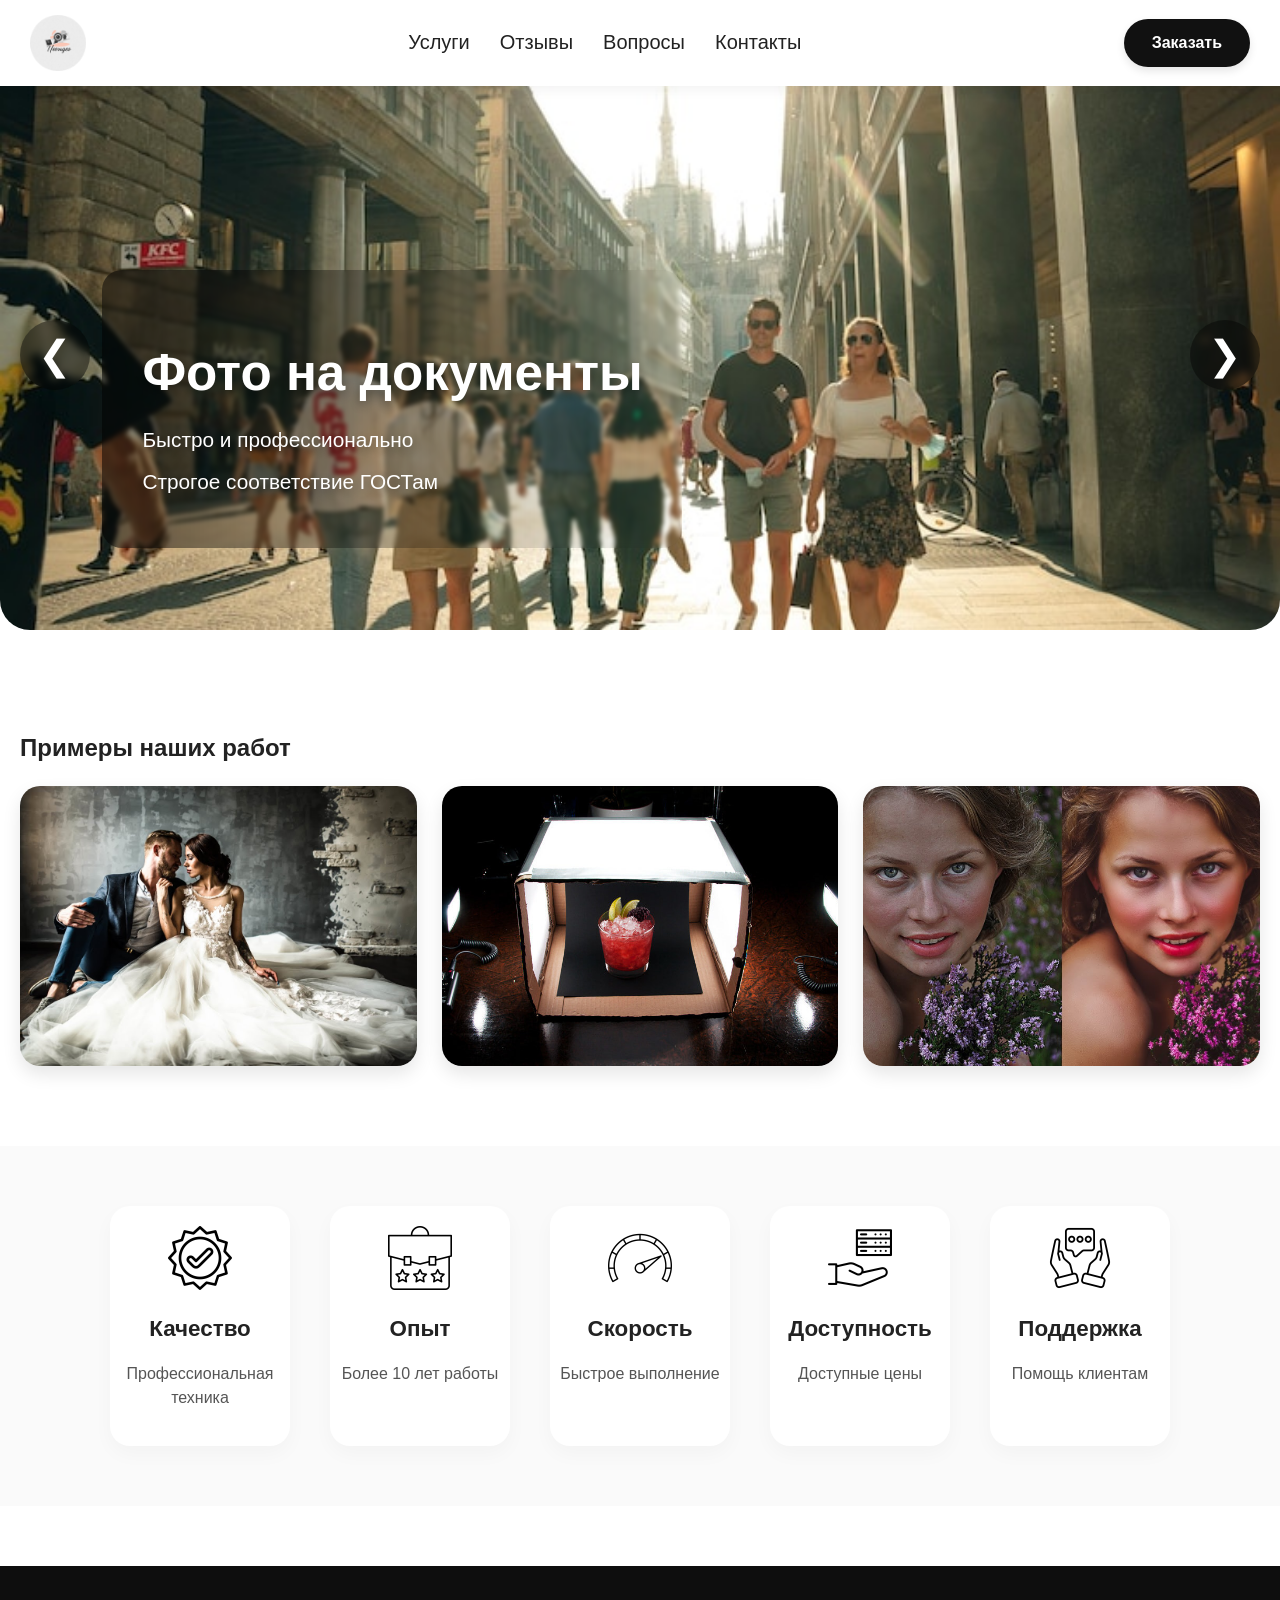
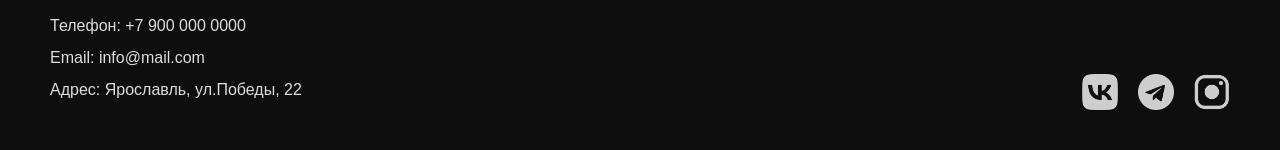
<file: html/index.html>
<!DOCTYPE html>
<html lang="ru">

<head>
    <meta charset="UTF-8">
    <meta name="viewport" content="width=device-width, initial-scale=1.0">
    <title>Фотостудия</title>

    <link rel="stylesheet" href="../style/style.css">
</head>

<body>

    <!-- ===== HEADER ===== -->
    <header class="header">

        <div class="logo">
            <a href="./index.html"><img src="../img/logo.png" width="64" height="64" alt="логотип"></a>
        </div>

        <nav class="nav" id="nav">
            <a href="./services.html">Услуги</a>
            <a href="./reviews.html">Отзывы</a>
            <a href="./questions.html">Вопросы</a>
            <a href="./contacts.php">Контакты</a>
            <a href="./order.php" class="order-btn nav-order-btn">Заказать</a>
        </nav>

        <a href="./order.php" class="order-btn">
            Заказать
        </a>

        <!-- бургер меню -->
        <div class="burger" id="burger">
            <span></span>
            <span></span>
            <span></span>
        </div>

    </header>


    <!-- ===== HERO SLIDER ===== -->
    <section class="hero">
        <div class="slider">

            <div class="slide active">
                <img src="../img/slide1.jpg" alt="Студийная фотосессия">
                <div class="hero-content">
                    <h1>Фото на документы</h1>
                    <ul>
                        <li>Быстро и профессионально</li>
                        <li>Строгое соответствие ГОСТам</li>
                    </ul>
                </div>
            </div>

            <div class="slide">
                <img src="../img/slide2.png" alt="Свадебная съемка">
                <div class="hero-content">
                    <h1>Предметная съемка</h1>
                    <ul>
                        <li>Для маркетплейсов и каталогов</li>
                        <li>Высокая детализация</li>
                    </ul>
                </div>
            </div>

            <div class="slide">
                <img src="../img/slide3.jpg" alt="Love Story">
                <div class="hero-content">
                    <h1>Свадебная съемка</h1>
                    <ul>
                        <li>Эмоции вашего дня</li>
                        <li>Романтичные и живые кадры</li>
                    </ul>
                </div>
            </div>

            <div class="slide">
                <img src="../img/slide4.jpg" alt="Предметная съемка">
                <div class="hero-content">
                    <h1>Love Story</h1>
                    <ul>
                        <li>История любви в кадре</li>
                        <li>Нежные и чувственные фото</li>
                    </ul>
                </div>
            </div>

            <div class="slide">
                <img src="../img/slide5.png" alt="Фото на документы">
                <div class="hero-content">
                    <h1>Студийная фотосессия</h1>
                    <ul>
                        <li>Индивидуальный подход</li>
                        <li>Стильные образы и свет</li>
                    </ul>
                </div>
            </div>

            <button class="prev">&#10094;</button>
            <button class="next">&#10095;</button>

        </div>
    </section>

    <!-- ===== примеры фото ===== -->

    <section class="examples">

        <h2>Примеры наших работ</h2>

        <div class="gallery">

            <img src="../img/ex1.jpg" class="gallery-img" alt="пример работ">
            <img src="../img/ex2.jpg" class="gallery-img" alt="пример работ">
            <img src="../img/ex4.jpg" class="gallery-img" alt="пример работ">

        </div>

    </section>

    <!-- ===== ПРЕИМУЩЕСТВА ===== -->
    <section class="advantages">

        <div class="card">
            <img src="../img/quality.png" alt="преимущества">
            <h3>Качество</h3>
            <p>Профессиональная техника</p>
        </div>

        <div class="card">
            <img src="../img/expirience.png" alt="преимущества">
            <h3>Опыт</h3>
            <p>Более 10 лет работы</p>
        </div>

        <div class="card">
            <img src="../img/speed.png" alt="преимущества">
            <h3>Скорость</h3>
            <p>Быстрое выполнение</p>
        </div>

        <div class="card">
            <img src="../img/availability.png" alt="преимущества">
            <h3>Доступность</h3>
            <p>Доступные цены</p>
        </div>

        <div class="card">
            <img src="../img/support.png" alt="преимущества">
            <h3>Поддержка</h3>
            <p>Помощь клиентам</p>
        </div>

    </section>


    <!-- ===== FOOTER ===== -->
    <footer class="footer" id="contacts">

        <div>
            <p>Телефон: +7 900 000 0000</p>
            <p>Email: info@mail.com</p>
            <p>Адрес: Ярославль, ул.Победы, 22</p>
        </div>

        <div class="social">
            <a href="https://vk.com/"><img src="../img/vk.png" alt="вк" width="32"></a>
            <a href="https://web.telegram.org/"><img src="../img/tg.png" alt="тг" width="32"></a>
            <a href="https://www.instagram.com/"><img src="../img/inst.png" alt="инста" width="32"></a>
        </div>

    </footer>

    <script src="../JS/script.js"></script>

</body>

</html>
</file>
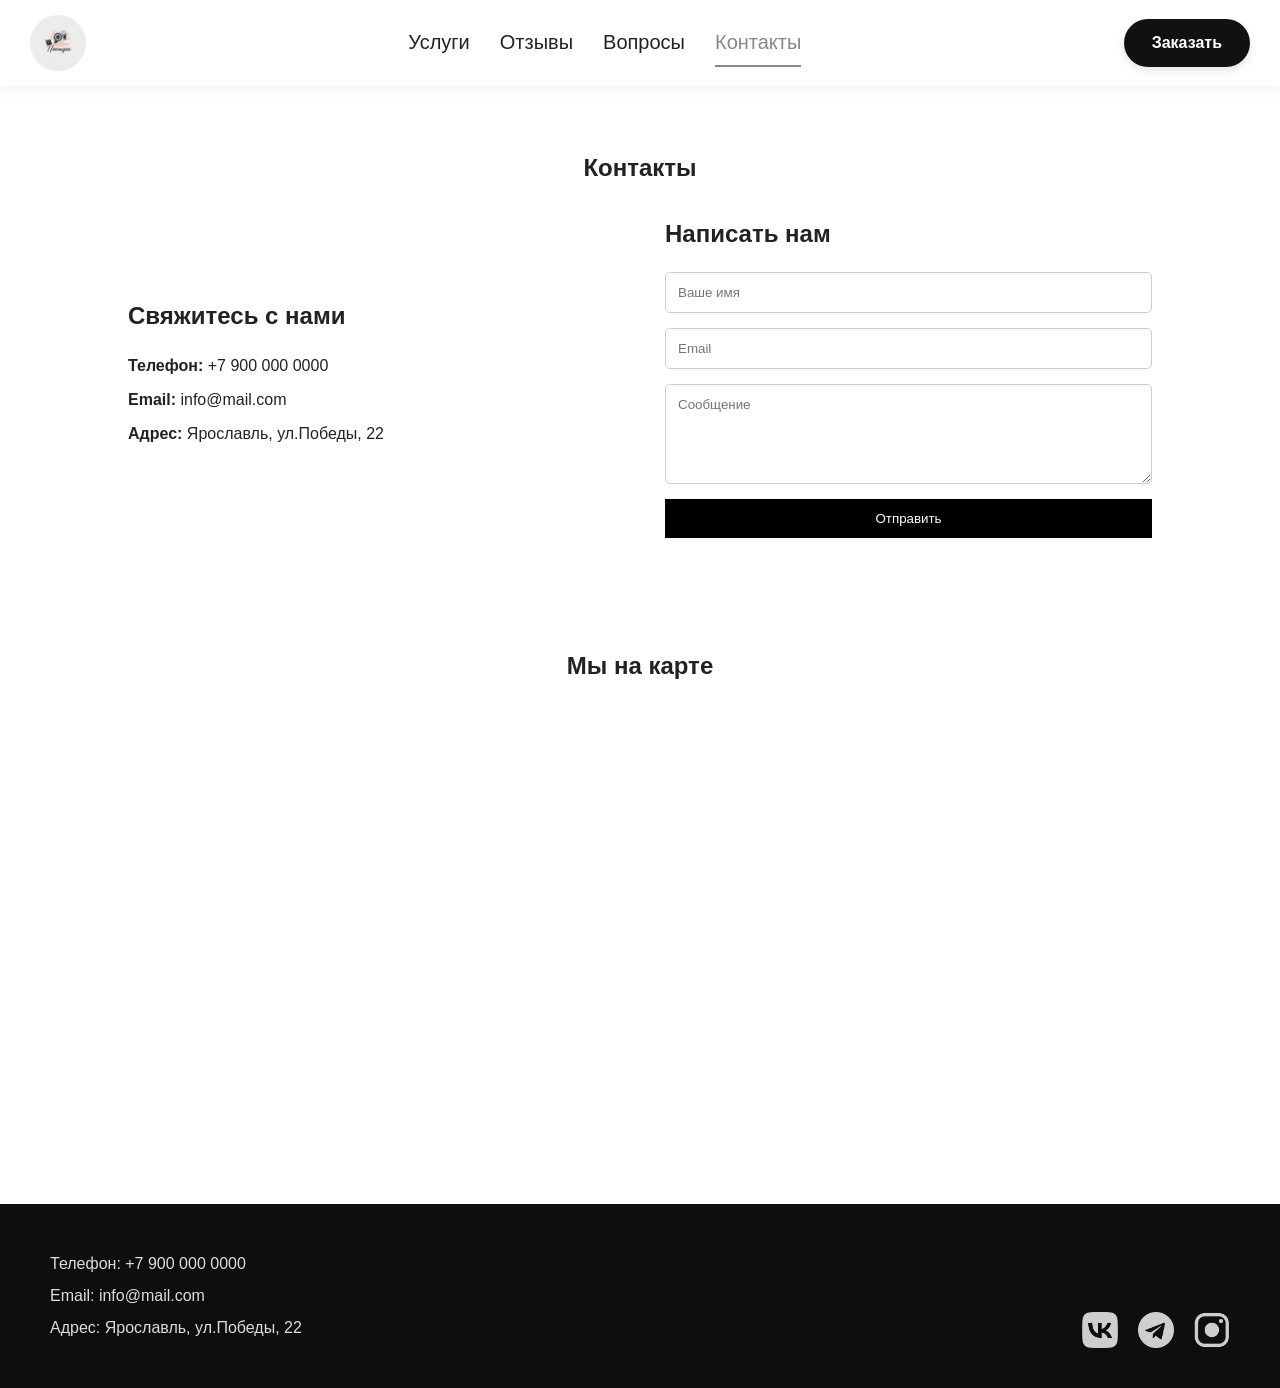
<file: html/contacts.html>
<!DOCTYPE html>
<html lang="ru">

<head>
    <meta charset="UTF-8">
    <meta name="viewport" content="width=device-width, initial-scale=1.0">
    <title>Контакты</title>

    <link rel="stylesheet" href="../style/style.css">
    <link rel="stylesheet" href="../style/contacts.css">
</head>

<body>

    <!-- HEADER -->
    <header class="header">

        <div class="logo">
            <a href="./index.html"><img src="../img/logo.png" width="64" height="64" alt="логотип"></a>
        </div>

        <nav class="nav" id="nav">
            <a href="./services.html">Услуги</a>
            <a href="./reviews.html">Отзывы</a>
            <a href="./questions.html">Вопросы</a>
            <a href="./contacts.html" class="active">Контакты</a>
            <a href="./order.php" class="order-btn nav-order-btn">Заказать</a>
        </nav>

        <a href="./order.php" class="order-btn">Заказать</a>

        <div class="burger" id="burger">
            <span></span>
            <span></span>
            <span></span>
        </div>

    </header>

    <!-- КОНТАКТЫ -->
    <section class="contacts-page">

        <h1>Контакты</h1>

        <div class="contacts-container">

            <!-- информация -->
            <div class="contacts-info">

                <h2>Свяжитесь с нами</h2>

                <p><strong>Телефон:</strong> +7 900 000 0000</p>
                <p><strong>Email:</strong> info@mail.com</p>
                <p><strong>Адрес:</strong> Ярославль, ул.Победы, 22</p>


            </div>

            <!-- форма -->
            <div class="contacts-form" id="form">

                <h2>Написать нам</h2>

                <form action="../server.php" method="POST">

                    <input type="text" name="name" placeholder="Ваше имя" required>
                    <input type="email" name="email" placeholder="Email" required>
                    <textarea name="message" placeholder="Сообщение" required></textarea>

                    <button type="submit">Отправить</button>

                </form>

            </div>

        </div>

    </section>

    <!-- ЯНДЕКС КАРТА -->
    <section class="map-section">

        <h2>Мы на карте</h2>

        <div id="map"></div>

    </section>

    <!-- FOOTER -->
    <footer class="footer">

        <div>
            <p>Телефон: +7 900 000 0000</p>
            <p>Email: info@mail.com</p>
            <p>Адрес: Ярославль, ул.Победы, 22</p>
        </div>

        <div class="social">
            <a href="https://vk.com/"><img src="../img/vk.png" alt="вк" width="32" ></a>
            <a href="https://web.telegram.org/"><img src="../img/tg.png" alt="тг" width="32" ></a>
            <a href="https://www.instagram.com/"><img src="../img/inst.png" alt="инста" width="32" ></a>
        </div>

    </footer>

    <!-- Яндекс API -->
    <script src="https://api-maps.yandex.ru/2.1/?lang=ru_RU"></script>

    <script>
        // ИНИЦИАЛИЗАЦИЯ КАРТЫ
        ymaps.ready(init);

        function init() {

            var map = new ymaps.Map("map", {
                center: [57.6356115555002, 39.872878232792296],
                zoom: 15
            });

            var placemark = new ymaps.Placemark(
                [57.6356115555002, 39.872878232792296],
                {
                    hintContent: "Наша компания",
                    balloonContent: "Мы здесь!"
                }
            );

            map.geoObjects.add(placemark);

        }


        const burger = document.getElementById("burger");
        const nav = document.getElementById("nav");

        if (burger && nav) {
            burger.addEventListener("click", () => {
                nav.classList.toggle("active");
            });
        }
    </script>
    <script src="../JS/script.js"></script>

</body>

</html>
</file>
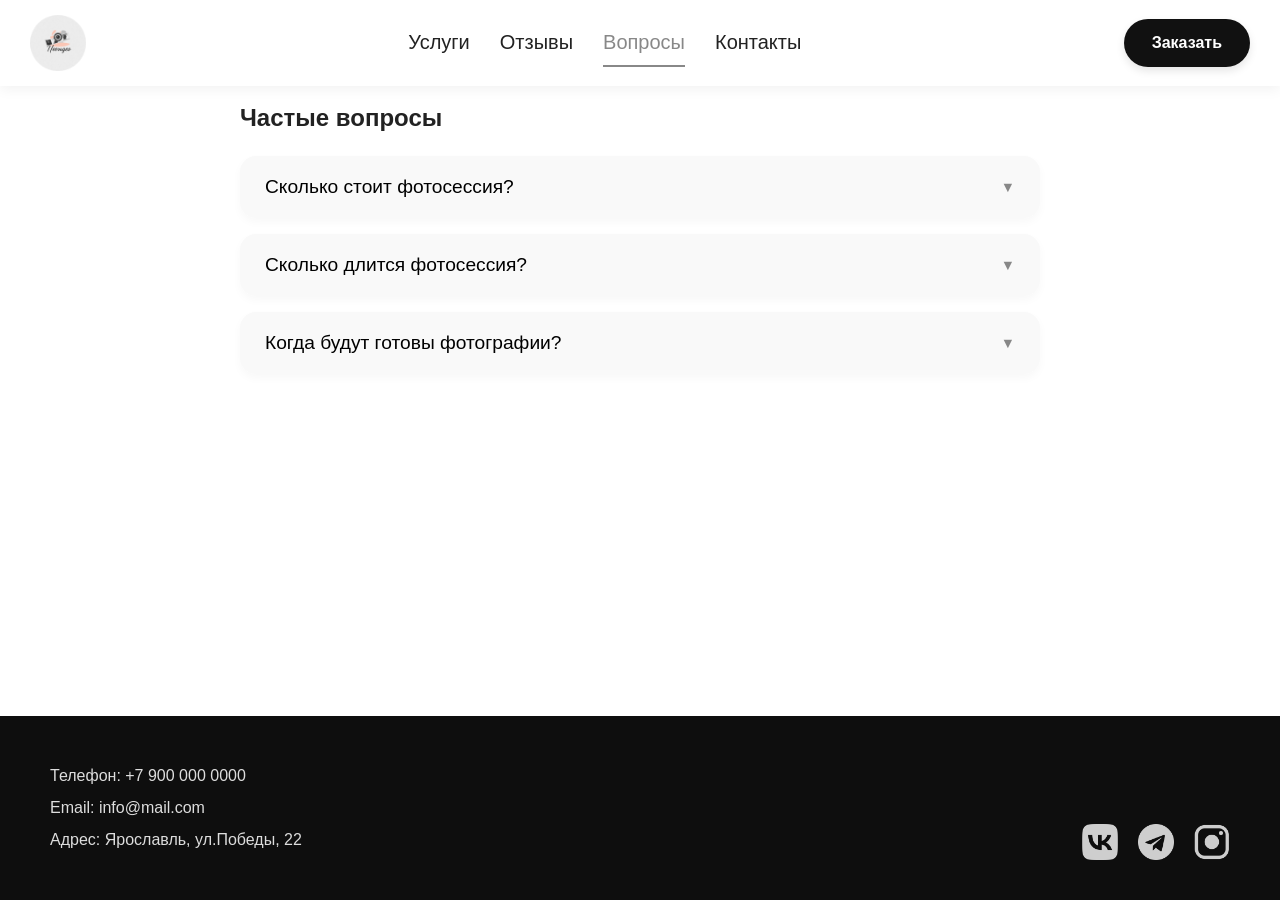
<file: html/questions.html>
<!DOCTYPE html>
<html lang="ru">

<head>
    <meta charset="UTF-8">
    <meta name="viewport" content="width=device-width, initial-scale=1.0">
    <title>Фотостудия</title>

    <link rel="stylesheet" href="../style/style.css">
    <Style>
        html {
            scroll-behavior: smooth;
        }

        body {
            margin: 0;
            font-family: 'Segoe UI', Arial, sans-serif;
            padding-top: 80px;
            line-height: 1.5;
            color: #222;
            min-height: 100vh;
            display: flex;
            flex-direction: column;
        }

        main {
            flex: 1;
        }
    </Style>
</head>

<body>
    <main>
        <header class="header">

            <div class="logo">
                <a href="./index.html"><img src="../img/logo.png" width="64" height="64" alt="логотип"></a>
            </div>

            <nav class="nav" id="nav">
                <a href="./services.html">Услуги</a>
                <a href="./reviews.html">Отзывы</a>
                <a href="./questions.html" class="active">Вопросы</a>
                <a href="./contacts.php">Контакты</a>
                <a href="./order.php" class="order-btn nav-order-btn">Заказать</a>
            </nav>

            <a href="./order.php" class="order-btn">
                Заказать
            </a>

            <div class="burger" id="burger">
                <span></span>
                <span></span>
                <span></span>
            </div>

        </header>

        <section class="faq" id="faq">
            <h2>Частые вопросы</h2>

            <div class="faq-item">
                <button type="button" class="faq-question">Сколько стоит фотосессия?</button>
                <div class="faq-answer">Стоимость начинается от 3000₽.</div>
            </div>

            <div class="faq-item">
                <button type="button" class="faq-question">Сколько длится фотосессия?</button>
                <div class="faq-answer">Фотосессия длится от 1 до 2 часов</div>
            </div>

            <div class="faq-item">
                <button type="button" class="faq-question">Когда будут готовы фотографии?</button>
                <div class="faq-answer">Обычно фотографии готовы через 3–5 дней.</div>
            </div>
        </section>
    </main>


    <footer class="footer" id="contacts">

        <div>
            <p>Телефон: +7 900 000 0000</p>
            <p>Email: info@mail.com</p>
            <p>Адрес: Ярославль, ул.Победы, 22</p>
        </div>

        <div class="social">
            <a href="https://vk.com/"><img src="../img/vk.png" alt="вк" width="32"></a>
            <a href="https://web.telegram.org/"><img src="../img/tg.png" alt="тг" width="32"></a>
            <a href="https://www.instagram.com/"><img src="../img/inst.png" alt="инста" width="32"></a>
        </div>

    </footer>

    <script>
        const faqQuestions = document.querySelectorAll(".faq-question");

        faqQuestions.forEach(question => {
            question.addEventListener("click", function () {
                const answer = this.nextElementSibling;
                const isOpen = answer.classList.contains("open");

                faqQuestions.forEach(q => {
                    const ans = q.nextElementSibling;
                    ans.classList.remove("open");
                    ans.style.maxHeight = null;
                    ans.style.paddingTop = "0px";
                    ans.style.paddingBottom = "0px";
                    q.classList.remove("open");
                });

                if (!isOpen) {
                    answer.classList.add("open");
                    answer.style.maxHeight = answer.scrollHeight + "px";
                    answer.style.paddingTop = "20px";
                    answer.style.paddingBottom = "25px";
                    this.classList.add("open");
                }
            });
        });
    </script>
    <script src="../JS/script.js"></script>


</body>

</html>
</file>
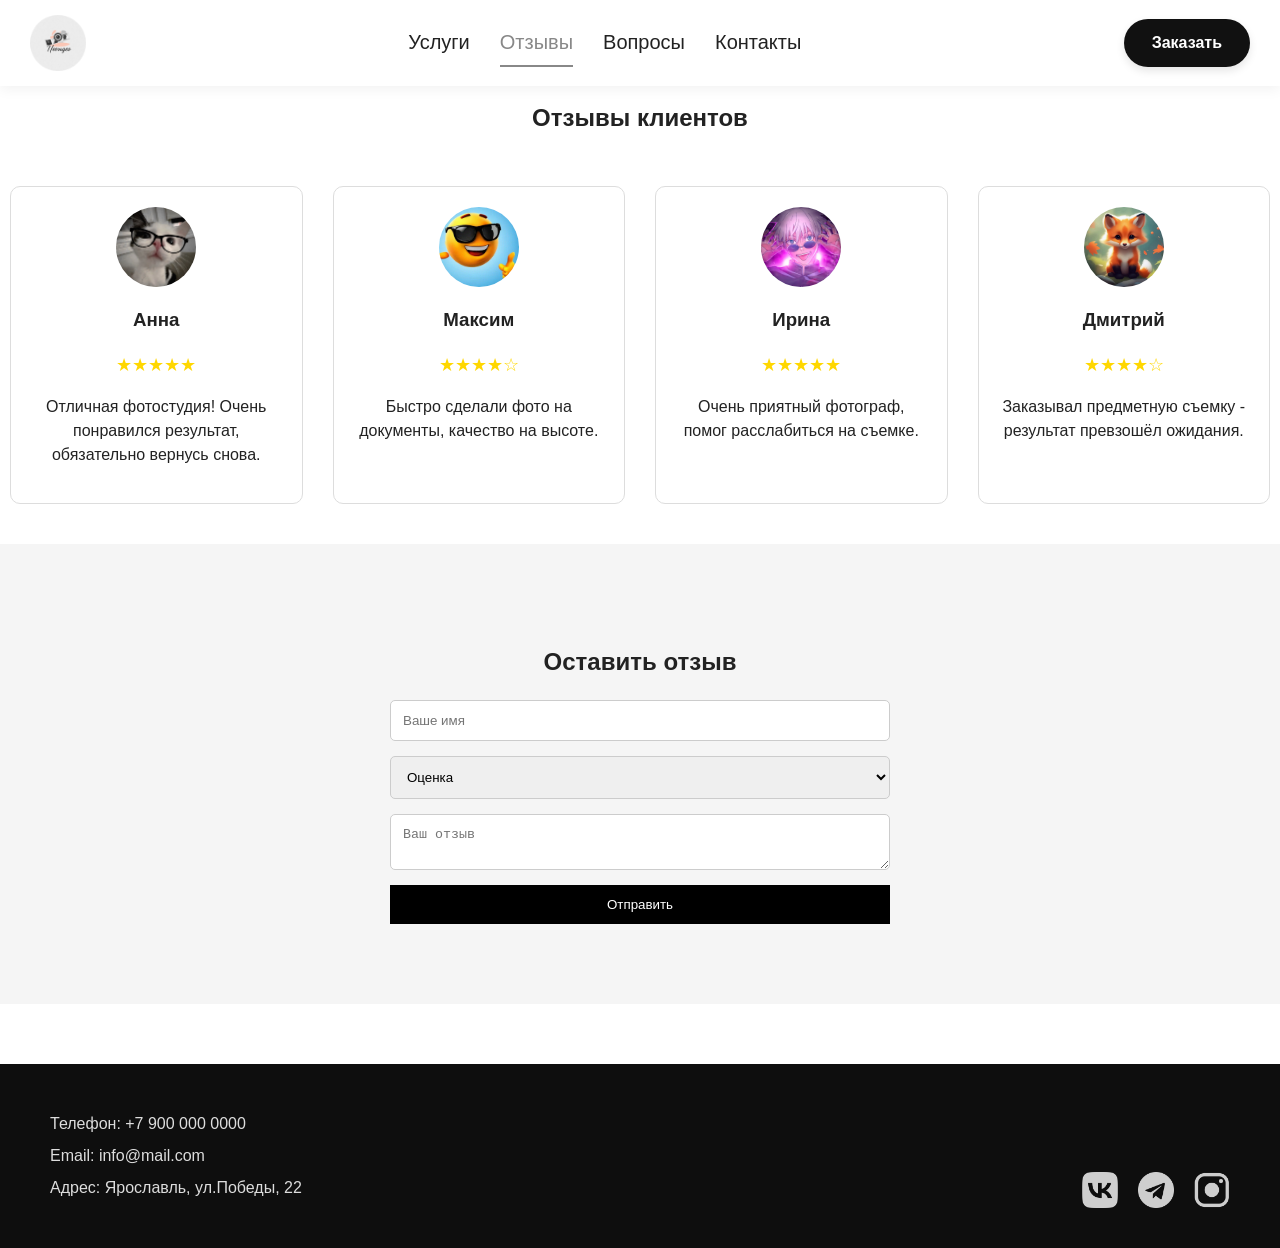
<file: html/reviews.html>
<!DOCTYPE html>
<html lang="ru">

<head>
    <meta charset="UTF-8">
    <meta name="viewport" content="width=device-width, initial-scale=1.0">
    <title>Отзывы</title>

    <link rel="stylesheet" href="../style/style.css">
    <link rel="stylesheet" href="../style/reviews.css">
</head>

<body>

    <!-- HEADER -->
    <header class="header">

        <div class="logo">
            <a href="./index.html"><img src="../img/logo.png" width="64" height="64" alt="логотип"></a>
        </div>

        <nav class="nav" id="nav">
            <a href="./services.html">Услуги</a>
            <a href="./reviews.html" class="active">Отзывы</a>
            <a href="./questions.html">Вопросы</a>
            <a href="./contacts.php">Контакты</a>
            <a href="./order.php" class="order-btn nav-order-btn">Заказать</a>
        </nav>

        <a href="./order.php" class="order-btn">Заказать</a>

        <div class="burger" id="burger">
            <span></span>
            <span></span>
            <span></span>
        </div>


    </header>

    <!-- ОТЗЫВЫ -->
    <section class="reviews-page">

        <h1>Отзывы клиентов</h1>

        <div class="reviews-grid">

            <div class="review-card">
                <img src="../img/user1.jpg" alt="">
                <h3>Анна</h3>

                <div class="stars">★★★★★</div>

                <p>Отличная фотостудия! Очень понравился результат, обязательно вернусь снова.</p>
            </div>

            <div class="review-card">
                <img src="../img/user2.jpg" alt="">
                <h3>Максим</h3>

                <div class="stars">★★★★☆</div>

                <p>Быстро сделали фото на документы, качество на высоте.</p>
            </div>

            <div class="review-card">
                <img src="../img/user3.jpg" alt="">
                <h3>Ирина</h3>

                <div class="stars">★★★★★</div>

                <p>Очень приятный фотограф, помог расслабиться на съемке.</p>
            </div>

            <div class="review-card">
                <img src="../img/user4.jpg" alt="">
                <h3>Дмитрий</h3>

                <div class="stars">★★★★☆</div>

                <p>Заказывал предметную съемку - результат превзошёл ожидания.</p>
            </div>

        </div>

    </section>


    <!-- ФОРМА ОТЗЫВА -->
    <section class="review-form">

        <h2>Оставить отзыв</h2>

        <form id="reviewForm">

            <input type="text" name="name" placeholder="Ваше имя" required>

            <select name="numberStars" required>
                <option>Оценка</option>
                <option value="5">5 ★</option>
                <option value="4">4 ★</option>
                <option value="3">3 ★</option>
                <option value="2">2 ★</option>
                <option value="1">1 ★</option>
            </select>

            <textarea name="comments" placeholder="Ваш отзыв" required></textarea>

            <button type="submit">Отправить</button>

        </form>
        <div id="message" style="display:none; color:green; margin-top:10px;">
            Отзыв отправлен
        </div>
    </section>


    <!-- FOOTER -->
    <footer class="footer">

        <div>
            <p>Телефон: +7 900 000 0000</p>
            <p>Email: info@mail.com</p>
            <p>Адрес: Ярославль, ул.Победы, 22</p>
        </div>

        <div class="social">
            <a href="https://vk.com/"><img src="../img/vk.png" alt="вк" width="32"></a>
            <a href="https://web.telegram.org/"><img src="../img/tg.png" alt="тг" width="32"></a>
            <a href="https://www.instagram.com/"><img src="../img/inst.png" alt="инста" width="32"></a>
        </div>

    </footer>

    <script>
        document.getElementById("reviewForm").addEventListener("submit", function (e) {
            e.preventDefault();

            let formData = new FormData(this);

            fetch("../server/review.php", {
                method: "POST",
                body: formData
            })
                .then(response => response.text())
                .then(data => {
                    let message = document.getElementById("message");
                    message.style.display = "block";

                    document.getElementById("reviewForm").reset();

                    setTimeout(() => {
                        message.style.display = "none";
                    }, 3000);
                })
                .catch(error => {
                    console.error("Ошибка:", error);
                });
        });
    </script>
    <script src="../JS/script.js"></script>
</body>


</html>
</file>
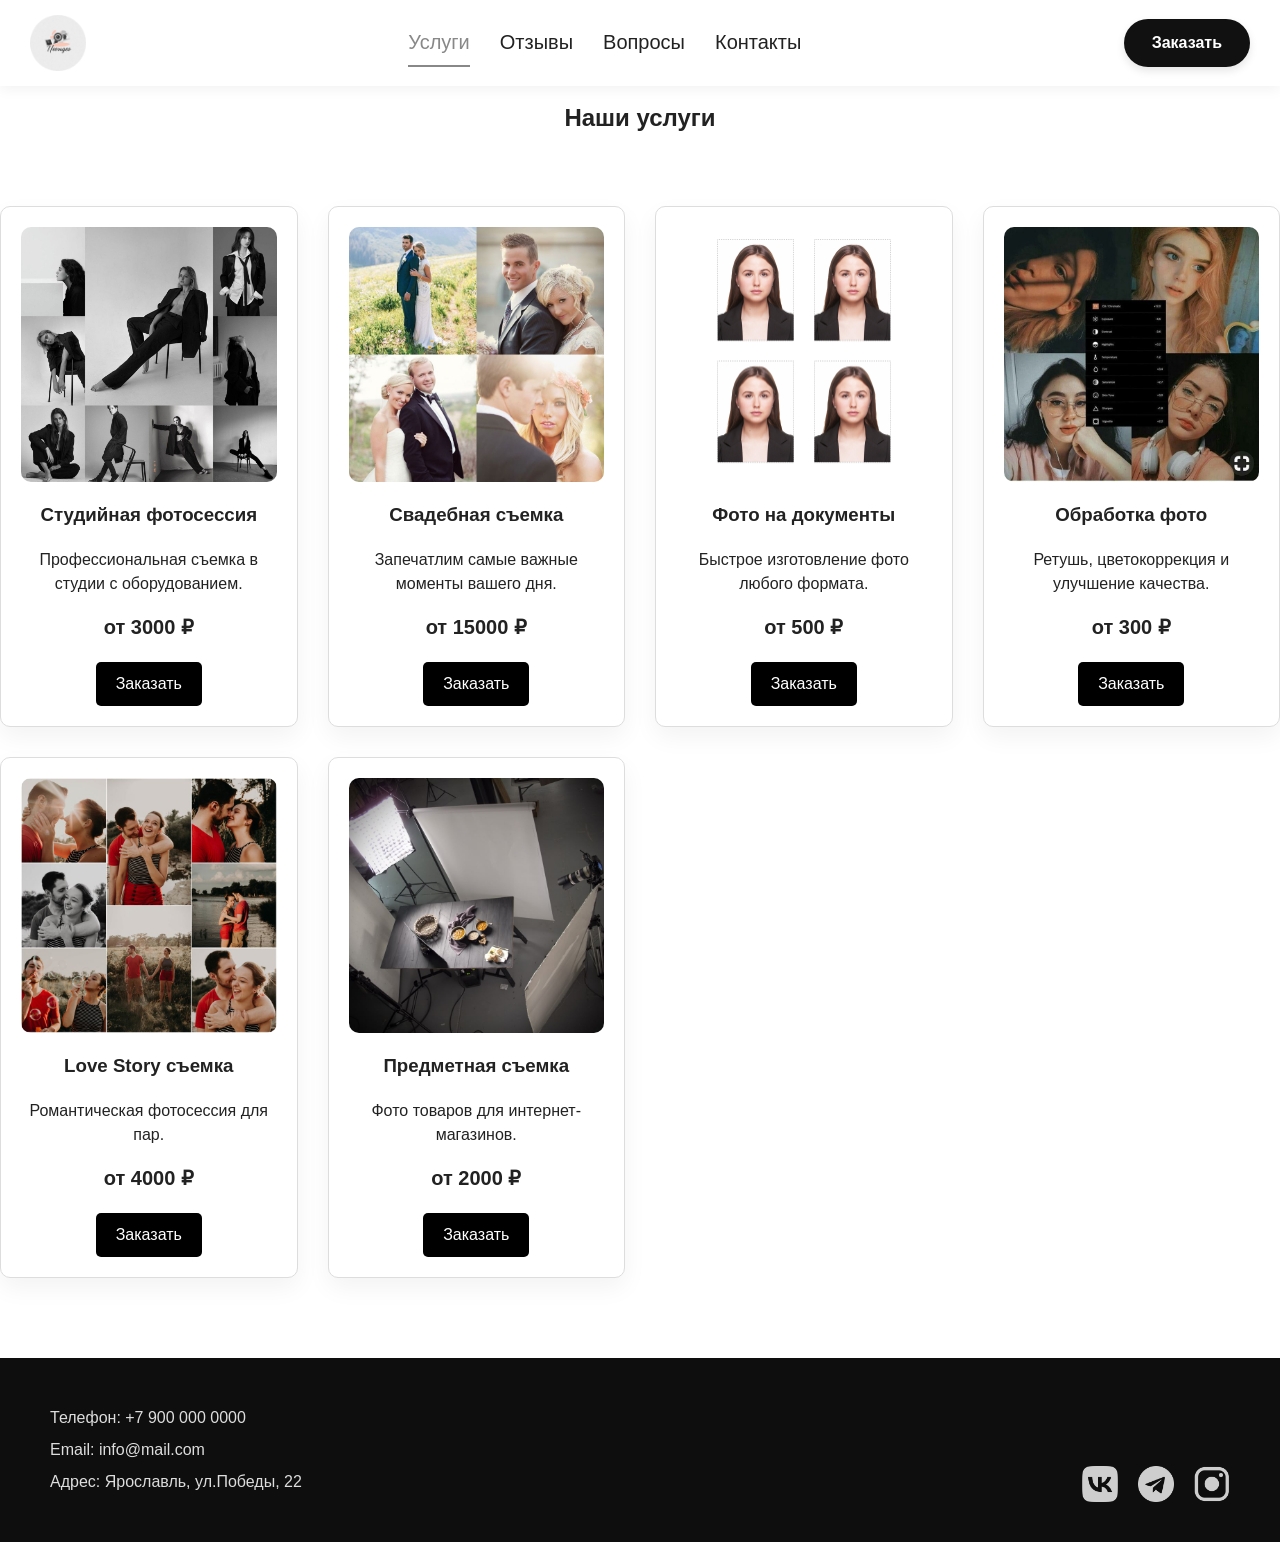
<file: html/services.html>
<!DOCTYPE html>
<html lang="ru">

<head>
    <meta charset="UTF-8">
    <meta name="viewport" content="width=device-width, initial-scale=1.0">
    <title>Услуги</title>

    <link rel="stylesheet" href="../style/style.css">
    <link rel="stylesheet" href="../style/services.css">
</head>

<body>

    <!-- HEADER -->
    <header class="header">

        <div class="logo">
            <a href="./index.html"><img src="../img/logo.png" width="64" height="64" alt="логотип"></a>
        </div>

        <nav class="nav" id="nav">
            <a href="./services.html" class="active">Услуги</a>
            <a href="./reviews.html">Отзывы</a>
            <a href="./questions.html">Вопросы</a>
            <a href="./contacts.php">Контакты</a>
            <a href="./order.php" class="order-btn nav-order-btn">Заказать</a>
        </nav>

        <a href="./order.php" class="order-btn">Заказать</a>

        <div class="burger" id="burger">
            <span></span>
            <span></span>
            <span></span>
        </div>

    </header>

    <!-- УСЛУГИ -->
    <section class="services-page">

        <h1>Наши услуги</h1>

        <div class="services-grid">

            <div class="service-card">
                <img src="../img/service1.jpg" alt="">
                <h3>Студийная фотосессия</h3>
                <p>Профессиональная съемка в студии с оборудованием.</p>
                <p class="price">от 3000 ₽</p>
                <a href="./order.php?type=studio" class="btn">Заказать</a>
            </div>

            <div class="service-card">
                <img src="../img/service2.jpg" alt="">
                <h3>Свадебная съемка</h3>
                <p>Запечатлим самые важные моменты вашего дня.</p>
                <p class="price">от 15000 ₽</p>
                <a href="./order.php?type=wedding" class="btn">Заказать</a>
            </div>

            <div class="service-card">
                <img src="../img/service3.jpg" alt="">
                <h3>Фото на документы</h3>
                <p>Быстрое изготовление фото любого формата.</p>
                <p class="price">от 500 ₽</p>
                <a href="./order.php?type=documents" class="btn">Заказать</a>
            </div>

            <div class="service-card">
                <img src="../img/service4.jpg" alt="">
                <h3>Обработка фото</h3>
                <p>Ретушь, цветокоррекция и улучшение качества.</p>
                <p class="price">от 300 ₽</p>
                <a href="./order.php?type=retouch" class="btn">Заказать</a>
            </div>

            <div class="service-card">
                <img src="../img/service5.jpg" alt="">
                <h3>Love Story съемка</h3>
                <p>Романтическая фотосессия для пар.</p>
                <p class="price">от 4000 ₽</p>
                <a href="./order.php?type=lovestory" class="btn">Заказать</a>
            </div>

            <div class="service-card">
                <img src="../img/service6.jpg" alt="">
                <h3>Предметная съемка</h3>
                <p>Фото товаров для интернет-магазинов.</p>
                <p class="price">от 2000 ₽</p>
                <a href="./order.php?type=product" class="btn">Заказать</a>
            </div>

        </div>

    </section>

    <!-- FOOTER -->
    <footer class="footer">

        <div>
            <p>Телефон: +7 900 000 0000</p>
            <p>Email: info@mail.com</p>
            <p>Адрес: Ярославль, ул.Победы, 22</p>
        </div>

        <div class="social">
            <a href="https://vk.com/"><img src="../img/vk.png" alt="вк" width="32"></a>
            <a href="https://web.telegram.org/"><img src="../img/tg.png" alt="тг" width="32"></a>
            <a href="https://www.instagram.com/"><img src="../img/inst.png" alt="инста" width="32"></a>
        </div>

    </footer>
    <script src="../JS/script.js"></script>

</body>

</html>
</file>
<file: style/style.css>
/* ===== ОБЩИЕ СТИЛИ ===== */
html {
    scroll-behavior: smooth;
}

body {
    margin: 0;
    font-family: 'Segoe UI', Arial, sans-serif;
    padding-top: 80px;
    line-height: 1.5;
    color: #222;
}

a {
    text-decoration: none;
    color: inherit;
}

* {
    box-sizing: border-box;
}

img {
    max-width: 100%;
    height: auto;
    display: block;
    object-fit: cover;
}

.container {
    width: 100%;
    max-width: 1200px;
    margin: 0 auto;
    padding: 0 20px;
}

/* ===== HEADER ===== */
.header {
    display: flex;
    align-items: center;
    justify-content: space-between;
    padding: 15px 30px;
    background: #ffffff;
    flex-wrap: wrap;
    position: fixed;
    top: 0;
    left: 0;
    width: 100%;
    z-index: 1000;
    box-shadow: 0 4px 12px rgba(0, 0, 0, 0.05);
}

.logo img {
    width: 56px;
    height: 56px;
    transition: transform 0.2s;
}

.logo img:hover {
    transform: scale(1.05);
}

.nav {
    display: flex;
    gap: 30px;
}

.nav a {
    font-size: 1.25rem;
    font-weight: 500;
    padding: 8px 0;
    border-bottom: 2px solid transparent;
    transition: border-color 0.2s, color 0.2s;
}

.nav a:hover {
    border-bottom-color: #333;
}

.nav a.active {
    color: #888;
    border-bottom-color: #888;
}

.order-btn {
    padding: 12px 28px;
    background: #111;
    color: white;
    border-radius: 40px;
    font-weight: 600;
    font-size: 1rem;
    transition: background 0.2s, transform 0.1s;
    border: none;
    cursor: pointer;
    box-shadow: 0 4px 8px rgba(0, 0, 0, 0.1);
}

.order-btn:hover {
    background: #333;
    transform: translateY(-2px);
}

/* бургер */
.burger {
    display: none;
    flex-direction: column;
    cursor: pointer;
    padding: 10px;
}

.burger span {
    width: 28px;
    height: 3px;
    background: #111;
    margin: 4px 0;
    border-radius: 4px;
    transition: 0.3s;
}

/* ===== HERO SLIDER ===== */
.hero {
    position: relative;
    margin-bottom: 40px;
}

.slider {
    position: relative;
    overflow: hidden;
    border-radius: 0 0 30px 30px;
}

.slide {
    display: none;
    position: relative;
}

.slide.active {
    display: block;
}

.slide img {
    width: 100%;
    height: 550px;
    object-fit: cover;
}

.hero-content {
    position: absolute;
    bottom: 15%;
    left: 8%;
    color: white;
    max-width: 600px;
    text-shadow: 0 4px 12px rgba(0, 0, 0, 0.4);
    background: linear-gradient(to right, rgba(0, 0, 0, 0.5), transparent);
    padding: 30px 40px;
    border-radius: 20px;
    backdrop-filter: blur(2px);
}

.hero-content h1 {
    font-size: 3.2rem;
    margin-bottom: 20px;
    line-height: 1.2;
}

.hero-content ul {
    font-size: 1.3rem;
    list-style: none;
    padding-left: 0;
}

.hero-content li {
    margin-bottom: 10px;
    display: flex;
    align-items: center;
}



.prev,
.next {
    position: absolute;
    top: 50%;
    transform: translateY(-50%);
    font-size: 2.5rem;
    background: rgba(0, 0, 0, 0.4);
    color: white;
    border: none;
    padding: 12px 18px;
    cursor: pointer;
    border-radius: 50%;
    backdrop-filter: blur(4px);
    transition: background 0.2s;
    z-index: 10;
}

.prev:hover,
.next:hover {
    background: rgba(0, 0, 0, 0.7);
}

.prev {
    left: 20px;
}

.next {
    right: 20px;
}

/* ===== ПРЕИМУЩЕСТВА ===== */
.advantages {
    display: flex;
    justify-content: center;
    gap: 40px;
    padding: 60px 20px;
    flex-wrap: wrap;
    background: #fafafa;
    margin: 40px 0;
}

.card {
    width: 180px;
    text-align: center;
    padding: 20px 10px;
    background: white;
    border-radius: 20px;
    box-shadow: 0 8px 20px rgba(0, 0, 0, 0.03);
    transition: transform 0.2s;
}

.card:hover {
    transform: translateY(-8px);
    box-shadow: 0 16px 30px rgba(0, 0, 0, 0.08);
}

.card img {
    width: 64px;
    height: 64px;
    margin: 0 auto 20px;
}

.card h3 {
    margin-bottom: 10px;
    font-size: 1.4rem;
}

.card p {
    color: #555;
}

/* ===== ГАЛЕРЕЯ ===== */
.examples {
    padding: 40px 20px;
}

.gallery {
    display: grid;
    grid-template-columns: repeat(auto-fit, minmax(280px, 1fr));
    gap: 25px;
}

.gallery img {
    width: 100%;
    height: 280px;
    object-fit: cover;
    cursor: pointer;
    border-radius: 20px;
    transition: transform 0.3s, box-shadow 0.3s;
    box-shadow: 0 8px 18px rgba(0, 0, 0, 0.1);
}

.gallery img:hover {
    transform: scale(1.02);
    box-shadow: 0 16px 30px rgba(0, 0, 0, 0.15);
}

/* ===== LIGHTBOX ===== */
.lightbox {
    display: none;
    position: fixed;
    top: 0;
    left: 0;
    width: 100%;
    height: 100%;
    background: rgba(0, 0, 0, 0.95);
    justify-content: center;
    align-items: center;
    z-index: 2000;
    backdrop-filter: blur(8px);
}

.lightbox img {
    max-width: 85%;
    max-height: 85%;
    border-radius: 12px;
    box-shadow: 0 20px 40px rgba(0, 0, 0, 0.5);
}

.close {
    position: absolute;
    top: 30px;
    right: 40px;
    font-size: 48px;
    color: white;
    cursor: pointer;
    opacity: 0.8;
    transition: opacity 0.2s;
}

.close:hover {
    opacity: 1;
}

.lb-prev,
.lb-next {
    position: absolute;
    top: 50%;
    font-size: 48px;
    color: white;
    background: rgba(255, 255, 255, 0.15);
    border: none;
    cursor: pointer;
    border-radius: 50%;
    width: 64px;
    height: 64px;
    display: flex;
    align-items: center;
    justify-content: center;
    backdrop-filter: blur(4px);
    transition: background 0.2s;
}

.lb-prev:hover,
.lb-next:hover {
    background: rgba(255, 255, 255, 0.3);
}

.lb-prev {
    left: 30px;
}

.lb-next {
    right: 30px;
}

/* ===== УСЛУГИ ===== */
.services-grid {
    display: grid;
    grid-template-columns: repeat(auto-fit, minmax(260px, 1fr));
    gap: 30px;
    padding: 20px 0;
}

.service-card {
    padding: 30px 20px;
    border: none;
    border-radius: 24px;
    text-align: center;
    background: white;
    box-shadow: 0 10px 25px rgba(0, 0, 0, 0.05);
    transition: all 0.2s;
}

.service-card:hover {
    transform: translateY(-5px);
    box-shadow: 0 20px 35px rgba(0, 0, 0, 0.1);
}

/* ===== ОТЗЫВЫ ===== */
.reviews-container {
    display: flex;
    gap: 30px;
    flex-wrap: wrap;
    justify-content: center;
}

.review {
    max-width: 320px;
    padding: 30px 25px;
    background: #fff;
    border-radius: 30px;
    box-shadow: 0 15px 30px rgba(0, 0, 0, 0.05);
    border: 1px solid #eee;
}

/* ===== FAQ ===== */
.faq {
    max-width: 800px;
    margin: 0 auto;
}

.faq-item {
    margin-bottom: 16px;
    border: none;
    border-radius: 16px;
    overflow: hidden;
    box-shadow: 0 4px 10px rgba(0, 0, 0, 0.03);
    background: white;
}

.faq-question {
    width: 100%;
    padding: 20px 25px;
    background: #f9f9f9;
    border: none;
    cursor: pointer;
    font-size: 1.2rem;
    font-weight: 500;
    text-align: left;
    transition: background 0.2s;
    display: flex;
    justify-content: space-between;
    align-items: center;
}

.faq-question:hover {
    background: #f0f0f0;
}

.faq-question::after {
    content: "▼";
    font-size: 0.9rem;
    color: #888;
    transition: transform 0.3s;
}

.faq-question.open::after {
    transform: rotate(180deg);
}

.faq-answer {
    max-height: 0;
    overflow: hidden;
    transition: max-height 0.4s ease, padding 0.3s ease;
    padding: 0 25px;
    background: white;
    color: #444;
    line-height: 1.6;

}

.faq-answer.open {
    max-height: 500px;
    padding-top: 20px;
    padding-bottom: 25px;
    overflow: visible;
}

/* ===== FOOTER ===== */
.footer {
    background: #0e0e0e;
    color: #ddd;
    padding: 40px 50px;
    display: flex;
    justify-content: space-between;
    align-items: end;
    flex-wrap: wrap;
    gap: 30px;
    margin-top: 60px;
}

.footer p {
    margin: 8px 0;
}

.social {
    display: flex;
    gap: 20px;
    align-items: center;
}

.social a {
    opacity: 0.8;
    transition: opacity 0.2s, transform 0.2s;
}

.social a:hover {
    opacity: 1;
    transform: scale(1.1);
}

.social img {
    width: 36px;
    height: 36px;
}

.nav .nav-order-btn {
    display: none;
}

/* ===== АДАПТИВНОСТЬ ===== */

/* Планшеты (ширина ≤ 1024px) */
@media (max-width: 1024px) {
    .header {
        padding: 12px 20px;
    }

    .nav a {
        font-size: 1.1rem;
    }

    .hero-content h1 {
        font-size: 2.5rem;
    }

    .hero-content {
        bottom: 10%;
        left: 5%;
        padding: 20px 30px;
    }

    .slide img {
        height: 450px;
    }

    .advantages {
        gap: 20px;
    }

    .card {
        width: 160px;
    }

}

/* Мобильные устройства (ширина < 768px) */
@media (max-width: 767px) {
    body {
        padding-top: 70px;
    }

    .header {
        padding: 10px 20px;
    }

    .logo img {
        width: 48px;
        height: 48px;
    }

    .nav {
        display: none;
        flex-direction: column;
        position: absolute;
        top: 70px;
        left: 0;
        width: 100%;
        background: white;
        padding: 20px 30px;
        gap: 20px;
        box-shadow: 0 10px 20px rgba(0, 0, 0, 0.1);
        border-radius: 0 0 20px 20px;
    }

    .nav.active {
        display: flex;
    }

    .nav a {
        font-size: 1.3rem;
        padding: 12px 0;
        border-bottom: 1px solid #eee;
    }

    .nav.active .nav-order-btn {
        display: block;
        width: 100%;
        text-align: center;
        margin-top: 10px;
    }

    .burger {
        display: flex;
    }

    .order-btn {
        display: none;
    }

    .slide img {
        height: 350px;
    }

    .hero-content {
        bottom: 5%;
        left: 5%;
        right: 5%;
        padding: 15px 20px;
        backdrop-filter: none;
        background: rgba(0, 0, 0, 0.6);
    }

    .hero-content h1 {
        font-size: 1.8rem;
    }

    .hero-content ul {
        font-size: 1rem;
    }

    .prev,
    .next {
        font-size: 2rem;
        padding: 8px 14px;
    }

    .advantages {
        flex-direction: column;
        align-items: center;
        padding: 30px 10px;
    }

    .card {
        width: 90%;
        max-width: 300px;
    }

    .gallery {
        grid-template-columns: 1fr;
        gap: 20px;
    }

    .gallery img {
        height: 250px;
    }

    .lb-prev,
    .lb-next {
        width: 48px;
        height: 48px;
        font-size: 36px;
    }

    .close {
        top: 20px;
        right: 25px;
        font-size: 40px;
    }

    .faq-question {
        font-size: 1.1rem;
        padding: 16px 20px;
    }

    .footer {
        flex-direction: column;
        text-align: center;
        padding: 30px 20px;
        align-items: center;
        justify-content: center;
    }

    .footer div:first-child {
        text-align: center;
    }

    .social {
        justify-content: center;
    }

    .prev,
    .next {
        visibility: hidden;
    }
}

/*  маленькие экраны (≤ 480px) */
@media (max-width: 480px) {
    .hero-content h1 {
        font-size: 1.5rem;
    }

    .hero-content ul {
        font-size: 0.9rem;
    }

    .nav.active .nav-order-btn {
        display: block;
        width: 100%;
        text-align: center;
        margin-top: 10px;
    }

    .slide img {
        height: 280px;
    }

    .prev,
    .next {
        font-size: 1.8rem;
        padding: 6px 12px;
    }

    .nav a {
        font-size: 1.2rem;
    }

    .card img {
        width: 56px;
        height: 56px;
    }

    .footer {
        align-items: center;
        font-size: 0.9rem;
    }
}
</file>
<file: style/contacts.css>
/* ===== КОНТАКТЫ ===== */

.contacts-page {
    padding: 50px 10%;
}

.contacts-page h1 {
    text-align: center;
    margin-bottom: 10px;
}

.contacts-container {
    display: flex;
    gap: 50px;
    flex-wrap: wrap;
    align-items: center;
}

/* инфо */
.contacts-info {
    flex: 1;
    min-width: 300px;
}

.contacts-info p {
    margin: 10px 0;
}

/* форма */
.contacts-form {
    flex: 1;
    min-width: 300px;
}

.contacts-form form {
    display: flex;
    flex-direction: column;
    gap: 15px;
}

.contacts-form input,
.contacts-form textarea {
    padding: 12px;
    border: 1px solid #ccc;
    border-radius: 5px;
    font-family: inherit;
}

.contacts-form textarea {
    resize: vertical;
    min-height: 100px;
}

.contacts-form button {
    padding: 12px;
    background: black;
    color: white;
    border: none;
    cursor: pointer;
    transition: background 0.2s;
}

.contacts-form button:hover {
    background: #333;
}

/* ===== КАРТА ===== */
.map-section {
    padding: 40px 10%;
    text-align: center;
}

#map {
    width: 100%;
    height: 400px;
    border-radius: 10px;
    overflow: hidden;
}

@media (max-width: 768px) {
    .contacts-container {
        align-items: stretch;
    }

    .contacts-page {
        padding: 30px 5%;
    }

    .map-section {
        padding: 30px 5%;
    }
}
</file>
<file: style/reviews.css>
/* ===== СТРАНИЦА ОТЗЫВОВ ===== */

.reviews-page {
    text-align: center;
}

.reviews-page h1 {
    margin-bottom: 50px;
}

/* сетка */

.reviews-grid {
    display: grid;
    grid-template-columns: repeat(auto-fit, minmax(280px, 1fr));
    gap: 30px;
    margin-bottom: 40px;
    margin-right: 10px;
    margin-left: 10px;
}

/* карточка */

.review-card {
    background: white;
    padding: 20px;
    border-radius: 10px;
    border: 1px solid #ddd;
    transition: 0.3s;
}

.review-card:hover {
    transform: translateY(-5px);
    box-shadow: 0 5px 15px rgba(0, 0, 0, 0.1);
}

.review-card img {
    width: 80px;
    height: 80px;
    border-radius: 50%;
    margin: auto;
    margin-bottom: 10px;
}

/* звезды */

.stars {
    color: gold;
    margin: 10px 0;
    font-size: 18px;
}


/* ===== ФОРМА ===== */

.review-form {
    padding: 80px 10%;
    text-align: center;
    background: #f5f5f5;
}

.review-form form {
    max-width: 500px;
    margin: auto;
    display: flex;
    flex-direction: column;
    gap: 15px;
}

.review-form input,
.review-form textarea,
.review-form select {
    padding: 12px;
    border: 1px solid #ccc;
    border-radius: 5px;
}

.review-form button {
    padding: 12px;
    background: black;
    color: white;
    border: none;
    cursor: pointer;
}
</file>
<file: style/services.css>
/* ===== СТРАНИЦА УСЛУГ ===== */

.services-page {
    text-align: center;
}

.services-page h1 {
    margin-bottom: 50px;
}

/* карточки */

.services-grid {
    display: grid;
    grid-template-columns: repeat(auto-fit, minmax(280px, 1fr));
    gap: 30px;
}

.service-card {
    border: 1px solid #ddd;
    border-radius: 10px;
    padding: 20px;
    transition: 0.3s;
    background: white;
}

.service-card:hover {
    transform: translateY(-5px);
    box-shadow: 0 5px 15px rgba(0, 0, 0, 0.1);
}

.service-card img {
    border-radius: 10px;
    margin-bottom: 15px;
}

.price {
    font-size: 20px;
    font-weight: bold;
    margin: 10px 0;
}

/* кнопка */

.btn {
    display: inline-block;
    padding: 10px 20px;
    background: black;
    color: white;
    border-radius: 5px;
    margin-top: 10px;
}
</file>
